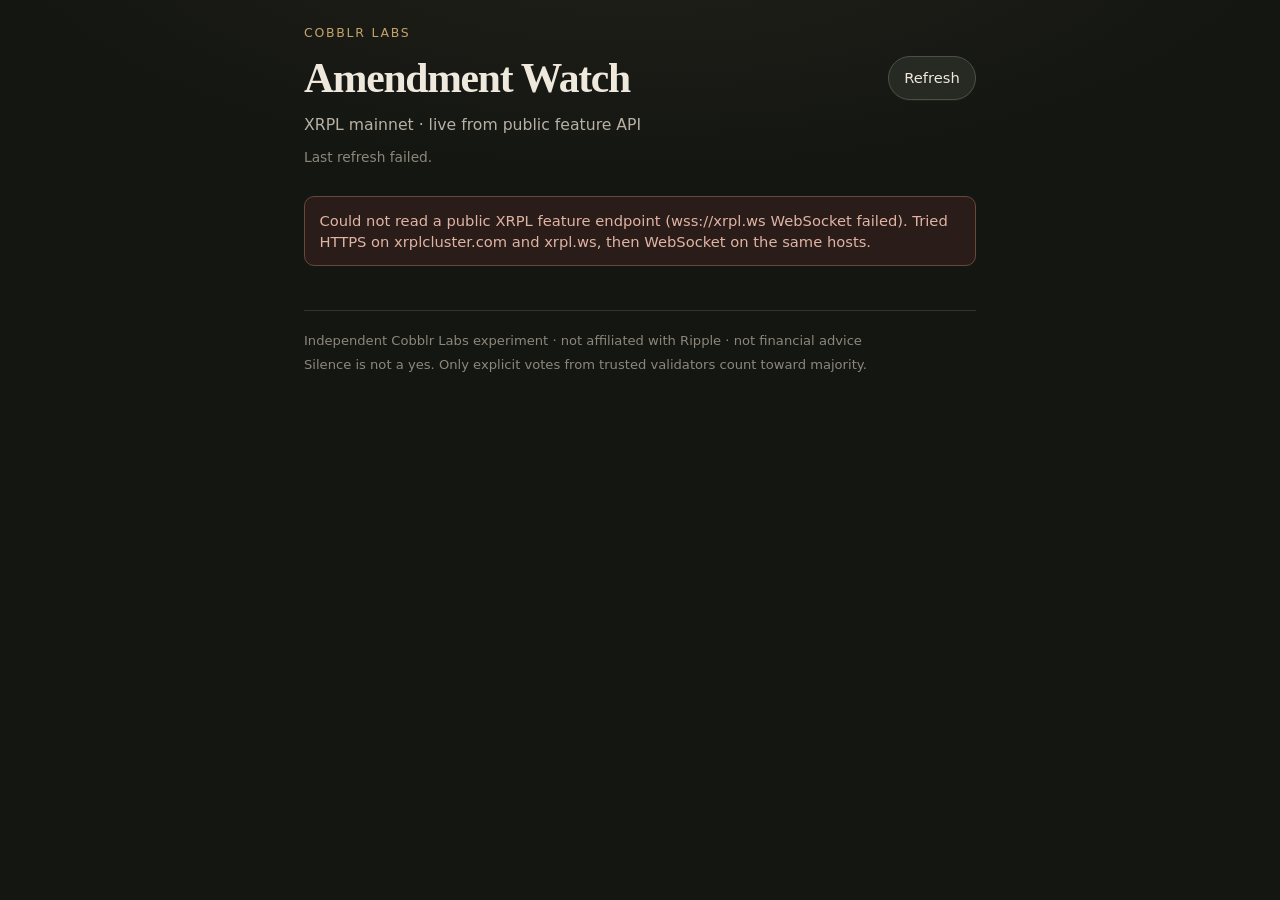
<file: amendment-watch/index.html>
<!DOCTYPE html>
<html lang="en">
<head>
  <meta charset="utf-8">
  <meta name="viewport" content="width=device-width, initial-scale=1">
  <title>Amendment Watch · Cobblr Labs</title>
  <link rel="stylesheet" href="styles.css">
</head>
<body>
  <div class="page">
    <header class="mast">
      <p class="kicker">Cobblr Labs</p>
      <div class="title-row">
        <h1>Amendment Watch</h1>
        <button id="refresh" type="button">Refresh</button>
      </div>
      <p class="subtitle">XRPL mainnet · live from public feature API</p>
      <p id="status" class="status" aria-live="polite">Reading the ledger…</p>
    </header>

    <main id="app">
      <p class="loading">Loading amendment status…</p>
    </main>

    <footer>
      <p>Independent Cobblr Labs experiment · not affiliated with Ripple · not financial advice</p>
      <p>Silence is not a yes. Only explicit votes from trusted validators count toward majority.</p>
    </footer>
  </div>
  <noscript>
    <p class="noscript">This page needs JavaScript to read the public XRPL feature API.</p>
  </noscript>
  <script src="app.js"></script>
</body>
</html>
</file>
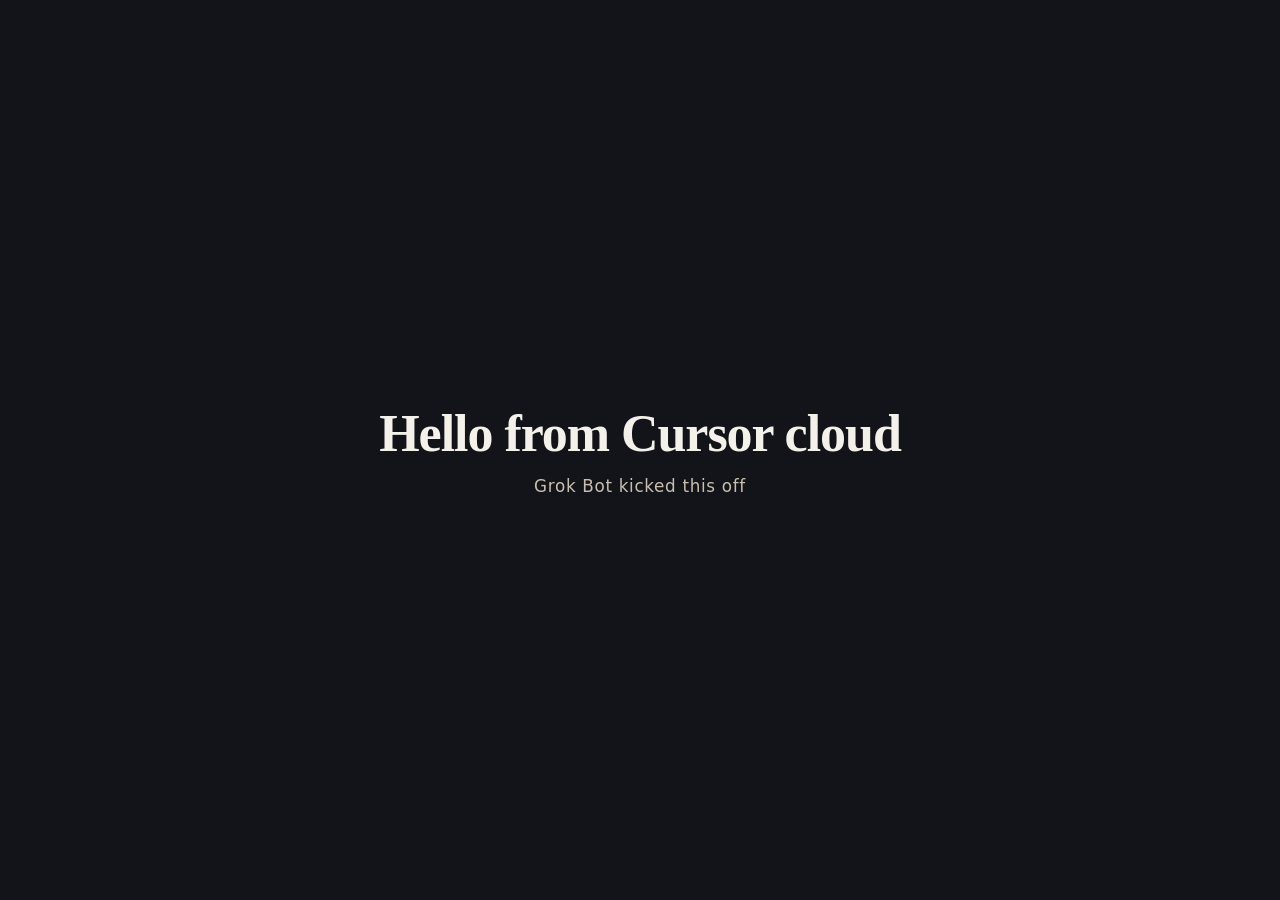
<file: cloud-hello-demo/index.html>
<!DOCTYPE html>
<html lang="en">
<head>
  <meta charset="utf-8">
  <meta name="viewport" content="width=device-width, initial-scale=1">
  <title>Hello from Cursor cloud</title>
  <style>
    :root {
      color-scheme: dark;
    }

    * {
      box-sizing: border-box;
    }

    body {
      margin: 0;
      min-height: 100vh;
      display: grid;
      place-items: center;
      background: #12141a;
      color: #f4f1ea;
      font-family: Georgia, "Times New Roman", serif;
    }

    main {
      text-align: center;
      padding: 2rem;
    }

    h1 {
      margin: 0;
      font-size: clamp(2rem, 5vw, 3.25rem);
      font-weight: 600;
      letter-spacing: -0.02em;
    }

    p {
      margin: 0.85rem 0 0;
      font-family: system-ui, sans-serif;
      font-size: 1.05rem;
      letter-spacing: 0.04em;
      color: #c8bfb0;
    }
  </style>
</head>
<body>
  <main>
    <h1>Hello from Cursor cloud</h1>
    <p>Grok Bot kicked this off</p>
  </main>
</body>
</html>
</file>
<file: amendment-watch/styles.css>
:root {
  color-scheme: dark;
  --bg: #141612;
  --bg-raise: #1c1f1a;
  --line: #31362c;
  --line-strong: #4a5144;
  --text: #efe8dc;
  --muted: #b7b1a3;
  --faint: #8d877a;
  --brass: #c4a36a;
  --brass-dim: #8c7044;
  --sage: #9db89a;
  --danger: #e0b4a4;
  --shadow: 0 1px 0 rgba(255, 248, 235, 0.04);
}

* {
  box-sizing: border-box;
}

body {
  margin: 0;
  min-height: 100vh;
  background:
    radial-gradient(1200px 480px at 50% -10%, rgba(196, 163, 106, 0.08), transparent 55%),
    var(--bg);
  color: var(--text);
  font-family: "Iowan Old Style", Palatino, "Palatino Linotype", Georgia, serif;
  line-height: 1.45;
}

button,
input,
.mono,
.kicker,
.status,
.subtitle,
.rule,
.vote,
.section-count,
footer,
.name-list,
.meta-label,
.math,
.loading,
.error,
.empty {
  font-family: "Segoe UI", system-ui, sans-serif;
}

.page {
  width: min(42rem, calc(100% - 1.5rem));
  margin: 0 auto;
  padding: 1.5rem 0 2.5rem;
}

.kicker {
  margin: 0;
  color: var(--brass);
  font-size: 0.78rem;
  letter-spacing: 0.14em;
  text-transform: uppercase;
}

.title-row {
  display: flex;
  align-items: center;
  justify-content: space-between;
  gap: 1rem;
  margin-top: 0.35rem;
}

h1 {
  margin: 0;
  font-size: clamp(2rem, 6vw, 2.6rem);
  font-weight: 600;
  letter-spacing: -0.03em;
}

h2 {
  margin: 0;
  font-size: 1.15rem;
  font-weight: 600;
}

.subtitle {
  margin: 0.35rem 0 0;
  color: var(--muted);
  font-size: 0.98rem;
}

.status {
  margin: 0.7rem 0 0;
  color: var(--faint);
  font-size: 0.86rem;
}

button {
  min-height: 44px;
  padding: 0.4rem 0.95rem;
  border: 1px solid var(--line-strong);
  border-radius: 999px;
  background: #262a23;
  color: var(--text);
  font-size: 0.92rem;
  cursor: pointer;
  box-shadow: var(--shadow);
}

button:hover {
  border-color: var(--brass-dim);
}

button:focus-visible,
summary:focus-visible {
  outline: 2px solid var(--brass);
  outline-offset: 2px;
}

button:disabled {
  opacity: 0.6;
  cursor: progress;
}

main {
  display: grid;
  gap: 1.35rem;
  margin-top: 1.6rem;
}

.section-head {
  display: flex;
  align-items: baseline;
  justify-content: space-between;
  gap: 0.75rem;
  margin-bottom: 0.45rem;
}

.section-count {
  color: var(--faint);
  font-size: 0.82rem;
}

.rule,
.empty,
.vote,
.loading,
.error {
  margin: 0.2rem 0 0.75rem;
  color: var(--muted);
  font-size: 0.92rem;
}

.error {
  padding: 0.8rem 0.9rem;
  border: 1px solid #6a463c;
  border-radius: 10px;
  background: #2a1c18;
  color: var(--danger);
}

.stack {
  display: grid;
  gap: 0.75rem;
}

.card {
  padding: 0.95rem 1rem 1rem;
  border: 1px solid var(--line);
  border-radius: 12px;
  background: var(--bg-raise);
  box-shadow: var(--shadow);
}

.card.watch {
  border-color: var(--brass-dim);
  box-shadow: inset 3px 0 0 var(--brass);
}

.card-top {
  display: flex;
  align-items: flex-start;
  justify-content: space-between;
  gap: 0.75rem;
}

.amendment-name {
  margin: 0;
  font-size: 1.35rem;
  letter-spacing: -0.02em;
  word-break: break-word;
}

.pill {
  flex: none;
  margin-top: 0.2rem;
  padding: 0.15rem 0.45rem;
  border: 1px solid var(--brass-dim);
  border-radius: 999px;
  color: var(--brass);
  font-family: "Segoe UI", system-ui, sans-serif;
  font-size: 0.72rem;
  letter-spacing: 0.08em;
  text-transform: uppercase;
}

.card-kicker {
  margin: 0.2rem 0 0.85rem;
  color: var(--sage);
  font-family: "Segoe UI", system-ui, sans-serif;
  font-size: 0.88rem;
}

.facts {
  display: grid;
  grid-template-columns: 8.75rem 1fr;
  gap: 0.55rem 0.75rem;
  margin: 0;
}

.facts dt {
  margin: 0;
  color: var(--faint);
  font-family: "Segoe UI", system-ui, sans-serif;
  font-size: 0.78rem;
  letter-spacing: 0.04em;
  text-transform: uppercase;
}

.facts dd {
  margin: 0;
}

.when {
  display: block;
}

.when-local {
  font-size: 1.02rem;
}

.when-utc,
.remain-note,
.vote {
  color: var(--muted);
  font-family: "Segoe UI", system-ui, sans-serif;
  font-size: 0.86rem;
}

.remain {
  font-variant-numeric: tabular-nums;
  font-size: 1.15rem;
}

.math {
  margin-top: 0.85rem;
  color: var(--muted);
  font-size: 0.88rem;
}

.math summary {
  cursor: pointer;
  color: var(--text);
}

.math pre {
  overflow-x: auto;
  margin: 0.55rem 0 0;
  padding: 0.7rem 0.75rem;
  border-radius: 8px;
  background: #121410;
  color: #ddd6c8;
  font-family: ui-monospace, "SFMono-Regular", Menlo, Consolas, monospace;
  font-size: 0.78rem;
  line-height: 1.55;
}

.vote-row {
  display: flex;
  justify-content: space-between;
  gap: 0.75rem;
  align-items: baseline;
}

.vote-row + .vote-row {
  margin-top: 0.45rem;
}

.panel {
  border: 1px solid var(--line);
  border-radius: 12px;
  background: rgba(28, 31, 26, 0.65);
}

.panel summary {
  display: flex;
  align-items: center;
  gap: 0.35rem;
  padding: 0.85rem 1rem;
  cursor: pointer;
  list-style: none;
}

.panel summary .section-head {
  flex: 1;
  margin: 0;
}

.panel summary::-webkit-details-marker {
  display: none;
}

.panel summary::before {
  content: "▸";
  display: inline-block;
  width: 1rem;
  color: var(--faint);
}

.panel[open] summary::before {
  content: "▾";
}

.panel .panel-body {
  padding: 0 1rem 0.95rem;
}

.name-list {
  margin: 0;
  padding: 0;
  list-style: none;
  columns: 2;
  column-gap: 1.25rem;
}

.name-list li {
  break-inside: avoid;
  padding: 0.28rem 0;
  border-top: 1px solid rgba(49, 54, 44, 0.7);
  font-size: 0.92rem;
}

.name-list .tag {
  margin-left: 0.4rem;
  color: var(--brass);
  font-family: "Segoe UI", system-ui, sans-serif;
  font-size: 0.72rem;
  letter-spacing: 0.06em;
  text-transform: uppercase;
}

.enabled-list {
  display: flex;
  flex-wrap: wrap;
  gap: 0.45rem;
  margin: 0;
  padding: 0;
  list-style: none;
}

.enabled-list li {
  padding: 0.35rem 0.6rem;
  border: 1px solid var(--line);
  border-radius: 999px;
  background: var(--bg-raise);
  font-size: 0.92rem;
}

footer {
  margin-top: 2rem;
  padding-top: 1rem;
  border-top: 1px solid var(--line);
  color: var(--faint);
  font-size: 0.82rem;
}

footer p {
  margin: 0.25rem 0;
}

.noscript {
  width: min(42rem, calc(100% - 1.5rem));
  margin: 1rem auto;
  color: var(--danger);
}

a {
  color: var(--brass);
}

@media (max-width: 560px) {
  .facts {
    grid-template-columns: 1fr;
    gap: 0.15rem;
  }

  .facts dd + dt {
    margin-top: 0.65rem;
  }

  .name-list {
    columns: 1;
  }

  .title-row {
    align-items: flex-start;
  }
}
</file>
